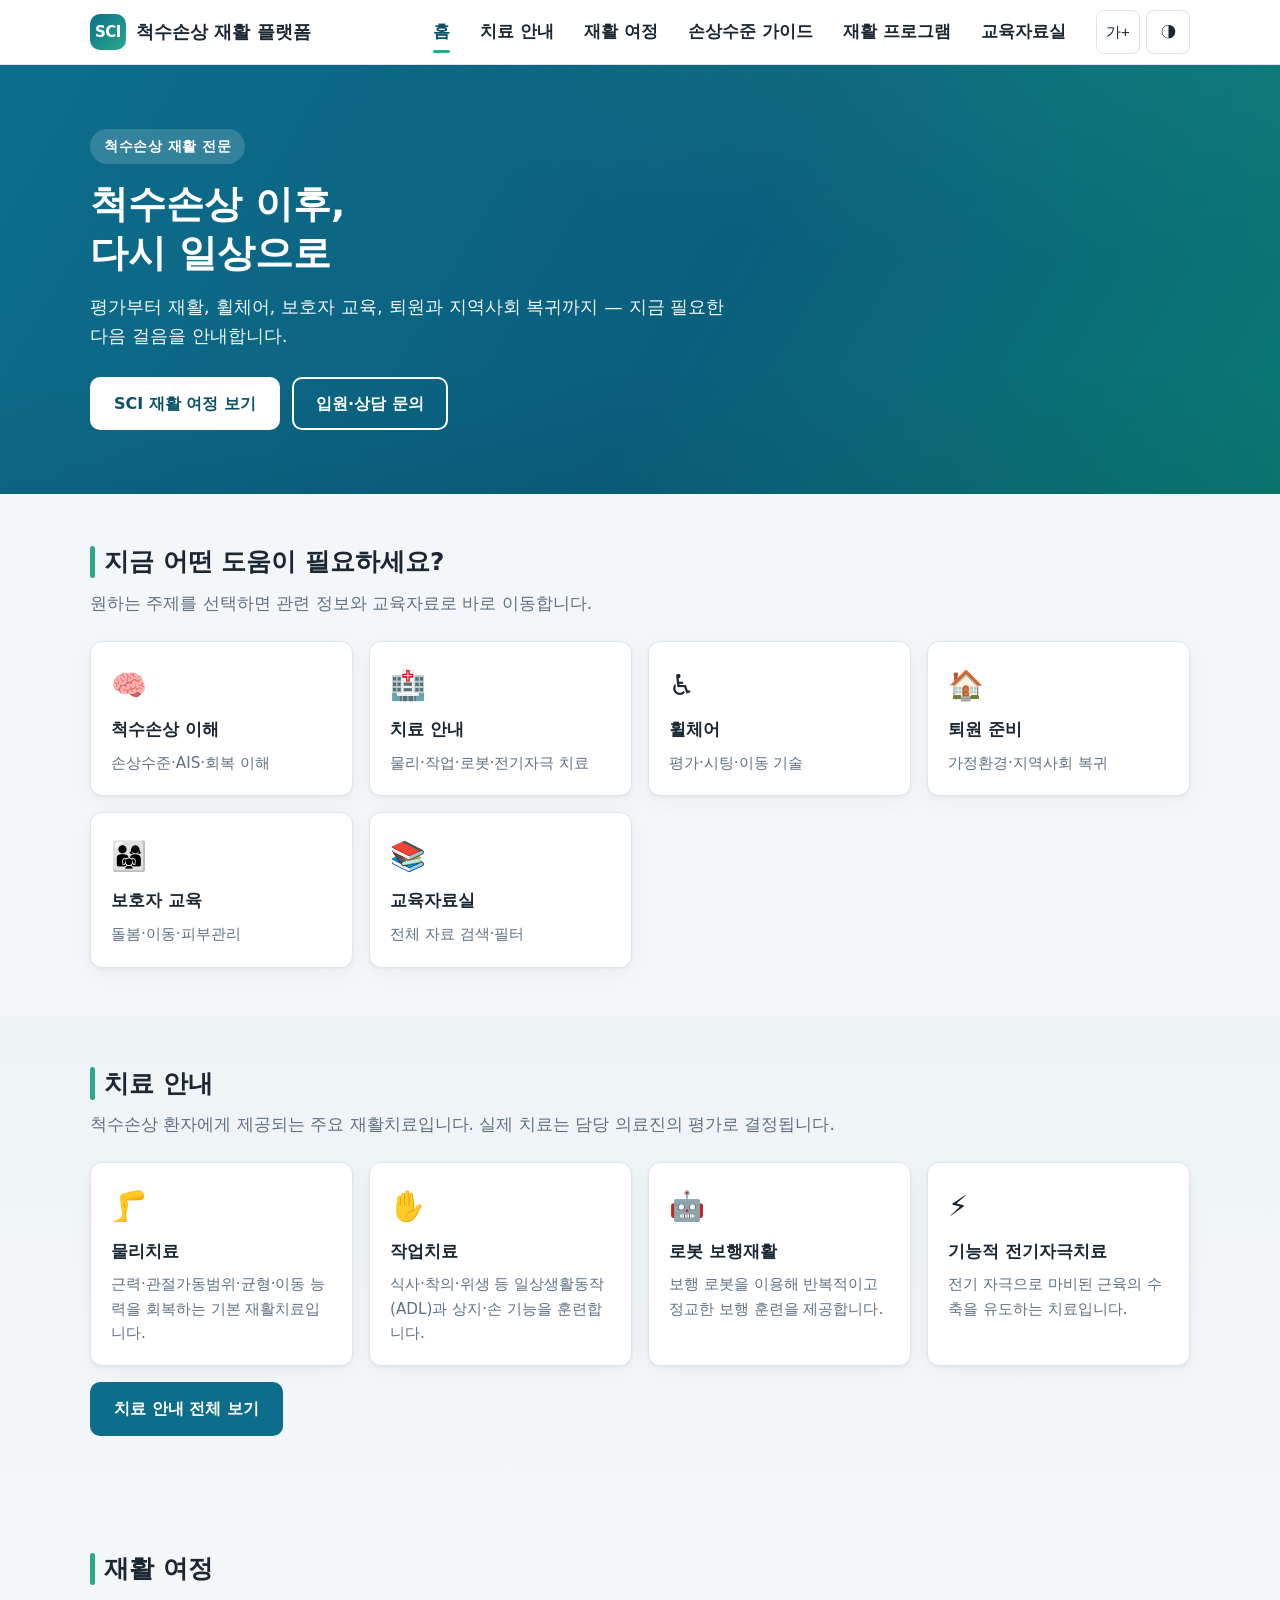
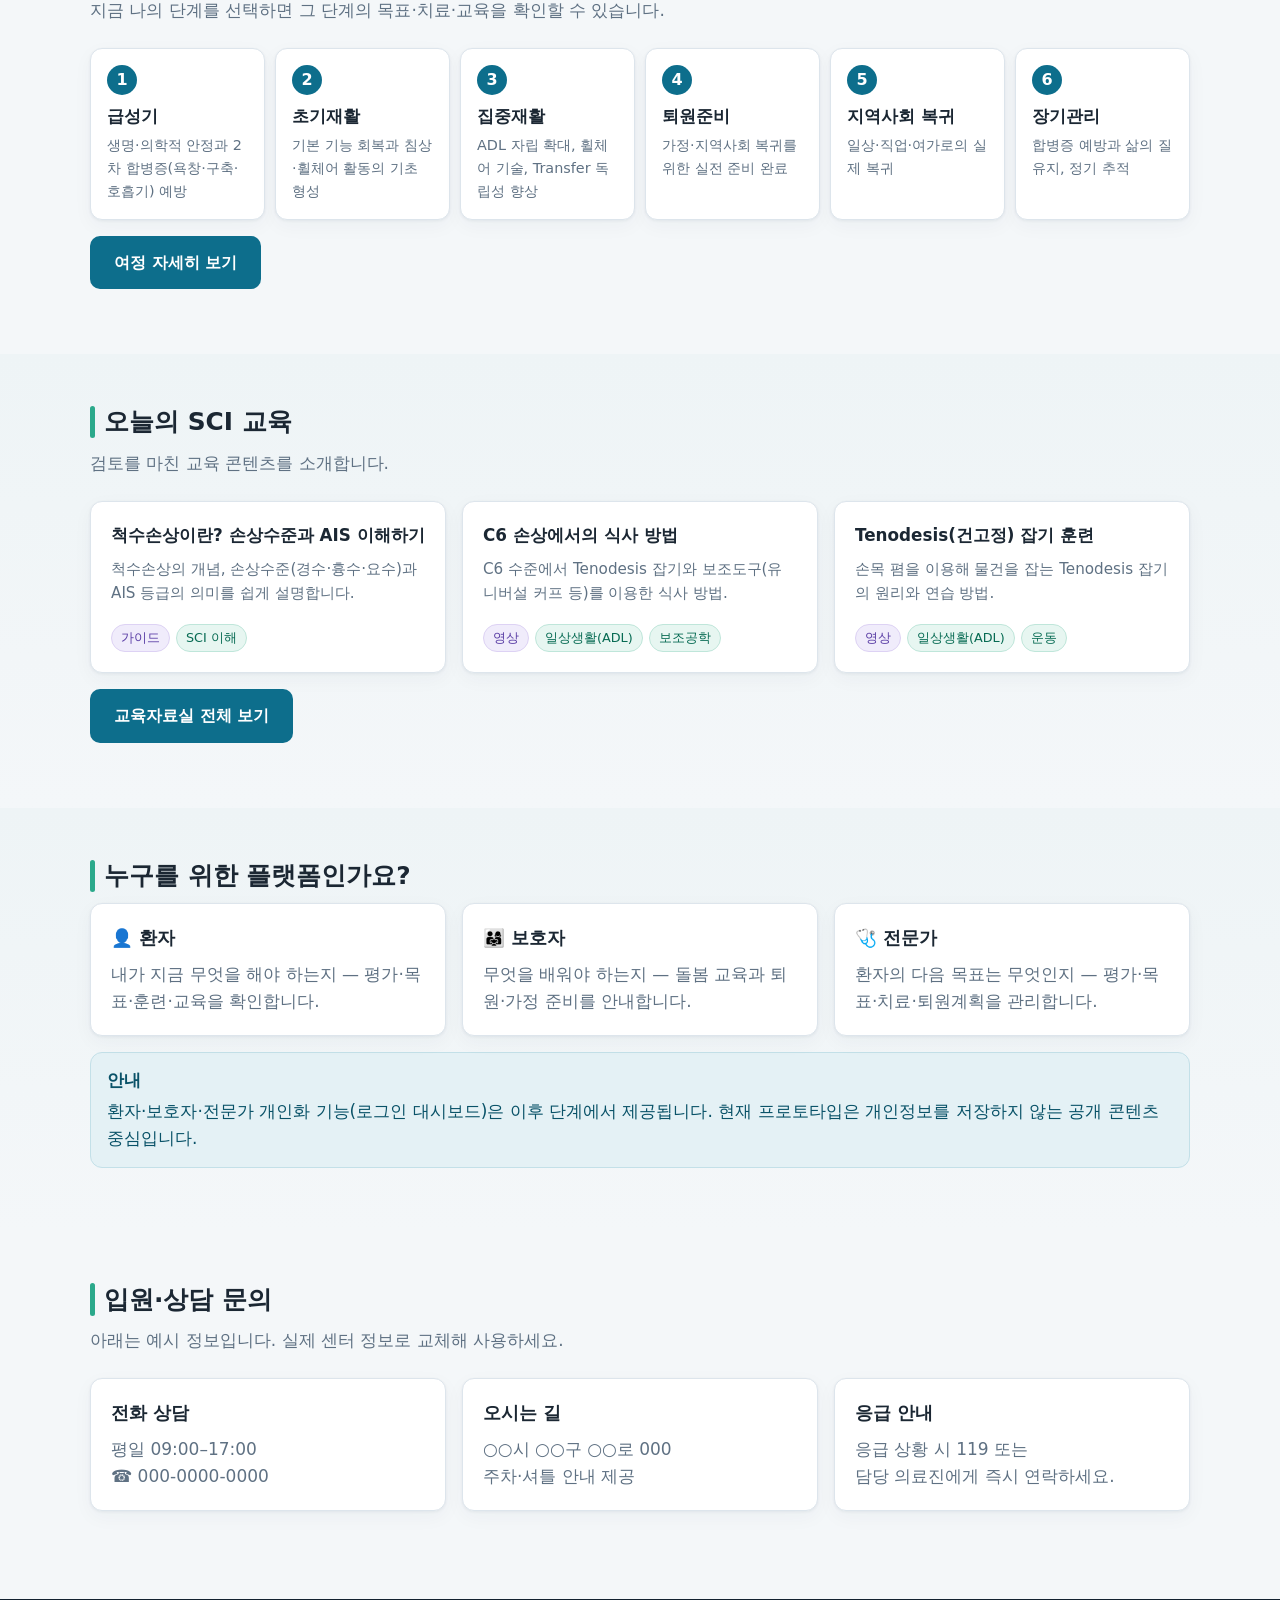
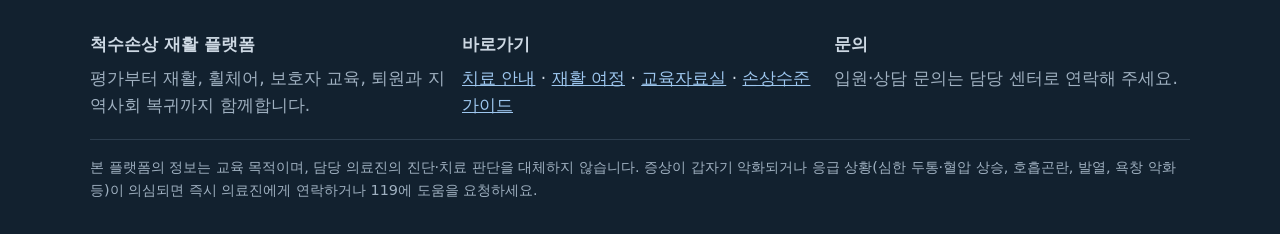
<file: sci-rehab-platform/index.html>
<!DOCTYPE html>
<html lang="ko">
<head>
  <meta charset="UTF-8" />
  <meta name="viewport" content="width=device-width, initial-scale=1.0" />
  <title>척수손상 재활 플랫폼 | 척수손상 이후, 다시 일상으로</title>
  <meta name="description" content="척수손상(SCI) 환자·보호자·전문가를 위한 통합 재활 플랫폼. SCI 정보, 재활 프로그램, 휠체어, 보호자 교육, 퇴원 준비까지 하나의 흐름으로 안내합니다." />
  <link rel="stylesheet" href="assets/styles.css" />
</head>
<body>
  <main id="main">
    <!-- 히어로 -->
    <section class="hero" aria-labelledby="hero-title">
      <div class="container">
        <span class="eyebrow">척수손상 재활 전문</span>
        <h1 id="hero-title">척수손상 이후,<br />다시 일상으로</h1>
        <p>평가부터 재활, 휠체어, 보호자 교육, 퇴원과 지역사회 복귀까지 —
           지금 필요한 다음 걸음을 안내합니다.</p>
        <div class="btn-row">
          <a class="btn btn-primary" href="journey.html">SCI 재활 여정 보기</a>
          <a class="btn btn-outline" href="#contact">입원·상담 문의</a>
        </div>
      </div>
    </section>

    <!-- 지금 어떤 도움이 필요한가요 -->
    <section aria-labelledby="need-title">
      <div class="container">
        <h2 class="section-title" id="need-title">지금 어떤 도움이 필요하세요?</h2>
        <p class="section-sub">원하는 주제를 선택하면 관련 정보와 교육자료로 바로 이동합니다.</p>
        <div class="grid grid-3" id="need-grid"></div>
      </div>
    </section>

    <!-- 치료 안내 미리보기 -->
    <section class="section-alt" aria-labelledby="tx-title">
      <div class="container">
        <h2 class="section-title" id="tx-title">치료 안내</h2>
        <p class="section-sub">척수손상 환자에게 제공되는 주요 재활치료입니다. 실제 치료는 담당 의료진의 평가로 결정됩니다.</p>
        <div class="grid grid-4" id="tx-preview"></div>
        <p style="margin-top:16px;"><a class="btn btn-solid" href="treatments.html">치료 안내 전체 보기</a></p>
      </div>
    </section>

    <!-- 재활 여정 미리보기 -->
    <section aria-labelledby="journey-title">
      <div class="container">
        <h2 class="section-title" id="journey-title">재활 여정</h2>
        <p class="section-sub">지금 나의 단계를 선택하면 그 단계의 목표·치료·교육을 확인할 수 있습니다.</p>
        <div class="journey" id="journey-preview"></div>
        <p style="margin-top:16px;">
          <a class="btn btn-solid" href="journey.html">여정 자세히 보기</a>
        </p>
      </div>
    </section>

    <!-- 오늘의 SCI 교육 -->
    <section class="section-alt" aria-labelledby="edu-title">
      <div class="container">
        <h2 class="section-title" id="edu-title">오늘의 SCI 교육</h2>
        <p class="section-sub">검토를 마친 교육 콘텐츠를 소개합니다.</p>
        <div class="grid grid-3" id="edu-grid"></div>
        <p style="margin-top:16px;"><a class="btn btn-solid" href="library.html">교육자료실 전체 보기</a></p>
      </div>
    </section>

    <!-- 사용자 유형 -->
    <section class="section-alt" aria-labelledby="who-title">
      <div class="container">
        <h2 class="section-title" id="who-title">누구를 위한 플랫폼인가요?</h2>
        <div class="grid grid-3">
          <div class="card"><h3>👤 환자</h3><p>내가 지금 무엇을 해야 하는지 — 평가·목표·훈련·교육을 확인합니다.</p></div>
          <div class="card"><h3>👨‍👩‍👧 보호자</h3><p>무엇을 배워야 하는지 — 돌봄 교육과 퇴원·가정 준비를 안내합니다.</p></div>
          <div class="card"><h3>🩺 전문가</h3><p>환자의 다음 목표는 무엇인지 — 평가·목표·치료·퇴원계획을 관리합니다.</p></div>
        </div>
        <div class="notice info" style="margin-top:16px;">
          <strong>안내</strong>
          환자·보호자·전문가 개인화 기능(로그인 대시보드)은 이후 단계에서 제공됩니다.
          현재 프로토타입은 개인정보를 저장하지 않는 공개 콘텐츠 중심입니다.
        </div>
      </div>
    </section>

    <!-- 문의 -->
    <section id="contact" aria-labelledby="contact-title">
      <div class="container">
        <h2 class="section-title" id="contact-title">입원·상담 문의</h2>
        <p class="section-sub">아래는 예시 정보입니다. 실제 센터 정보로 교체해 사용하세요.</p>
        <div class="grid grid-3">
          <div class="card"><h3>전화 상담</h3><p>평일 09:00–17:00<br />☎ 000-0000-0000</p></div>
          <div class="card"><h3>오시는 길</h3><p>○○시 ○○구 ○○로 000<br />주차·셔틀 안내 제공</p></div>
          <div class="card"><h3>응급 안내</h3><p>응급 상황 시 119 또는<br />담당 의료진에게 즉시 연락하세요.</p></div>
        </div>
      </div>
    </section>
  </main>

  <script src="assets/app.js"></script>
  <script>
    (async function () {
      SCIChrome.init("index.html");
      const { AREA_LABELS, TYPE_LABELS } = SCILabels;

      // 도움 타일 (교육자료실로 영역 필터를 넘김)
      const needs = [
        { emoji: "🧠", title: "척수손상 이해", desc: "손상수준·AIS·회복 이해", href: "injury-levels.html" },
        { emoji: "🏥", title: "치료 안내", desc: "물리·작업·로봇·전기자극 치료", href: "treatments.html" },
        { emoji: "♿", title: "휠체어", desc: "평가·시팅·이동 기술", href: "library.html?area=wheelchair" },
        { emoji: "🏠", title: "퇴원 준비", desc: "가정환경·지역사회 복귀", href: "library.html?area=discharge" },
        { emoji: "👨‍👩‍👧", title: "보호자 교육", desc: "돌봄·이동·피부관리", href: "library.html?audience=caregiver" },
        { emoji: "📚", title: "교육자료실", desc: "전체 자료 검색·필터", href: "library.html" },
      ];
      const needGrid = document.getElementById("need-grid");
      needs.forEach((n) => {
        needGrid.appendChild(el("a", { class: "tile", href: n.href }, [
          el("span", { class: "emoji", "aria-hidden": "true" }, n.emoji),
          el("strong", {}, n.title),
          el("span", { class: "desc" }, n.desc),
        ]));
      });

      // 치료 안내 미리보기 (핵심 치료 4개)
      const txData = await SCIStore.getTreatments();
      const txPreview = document.getElementById("tx-preview");
      txData.treatments.slice(0, 4).forEach((t) => {
        txPreview.appendChild(el("a", { class: "tile", href: "treatments.html" }, [
          el("span", { class: "emoji", "aria-hidden": "true" }, t.icon),
          el("strong", {}, t.name.split(" (")[0]),
          el("span", { class: "desc" }, t.summary),
        ]));
      });

      // 재활 여정 미리보기
      const stages = await SCIStore.getJourney();
      const jp = document.getElementById("journey-preview");
      stages.forEach((s) => {
        jp.appendChild(el("a", { class: "step", href: `journey.html#${s.id}`, style: "text-decoration:none;" }, [
          el("div", { class: "num", "aria-hidden": "true" }, String(s.order)),
          el("h3", {}, s.label),
          el("div", { class: "goal" }, s.goal),
        ]));
      });

      // 오늘의 교육 (검토완료·공개 콘텐츠 중 3개)
      const content = await SCIStore.getContent();
      const featured = content
        .filter((c) => c.visibility === "public" && c.review_status === "approved")
        .slice(0, 3);
      const eduGrid = document.getElementById("edu-grid");
      featured.forEach((c) => {
        const card = el("a", { class: "tile", href: `library.html?focus=${c.content_id}` }, [
          el("strong", {}, c.title),
          el("span", { class: "desc" }, c.description),
          el("div", { class: "badges" }, [
            el("span", { class: "badge type" }, TYPE_LABELS[c.type] || c.type),
            ...c.area.slice(0, 2).map((a) => el("span", { class: "badge area" }, AREA_LABELS[a] || a)),
          ]),
        ]);
        eduGrid.appendChild(card);
      });
    })();
  </script>
</body>
</html>
</file>
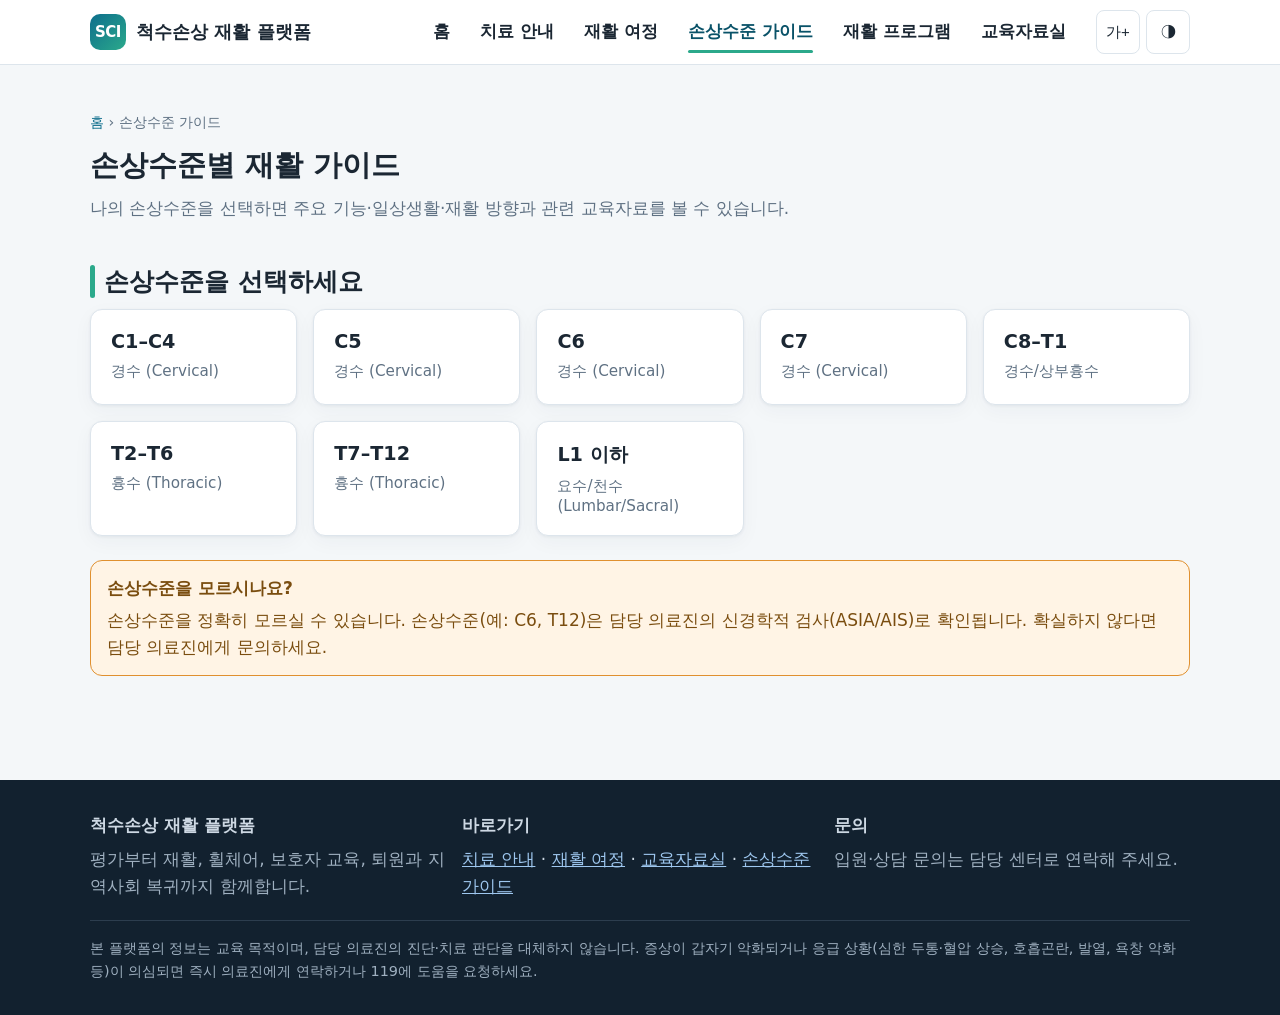
<file: sci-rehab-platform/injury-levels.html>
<!DOCTYPE html>
<html lang="ko">
<head>
  <meta charset="UTF-8" />
  <meta name="viewport" content="width=device-width, initial-scale=1.0" />
  <title>손상수준별 재활 가이드 | 척수손상 재활 플랫폼</title>
  <meta name="description" content="경수·흉수·요수 손상수준(C1~L1 이하)별 주요 기능, 일상생활활동, 재활 방향과 관련 교육자료를 안내합니다." />
  <link rel="stylesheet" href="assets/styles.css" />
</head>
<body>
  <main id="main">
    <div class="page-head">
      <div class="container">
        <p class="breadcrumb"><a href="index.html">홈</a> › 손상수준 가이드</p>
        <h1>손상수준별 재활 가이드</h1>
        <p class="section-sub">나의 손상수준을 선택하면 주요 기능·일상생활·재활 방향과 관련 교육자료를 볼 수 있습니다.</p>
      </div>
    </div>

    <section style="padding-top:8px;">
      <div class="container">
        <h2 class="section-title">손상수준을 선택하세요</h2>
        <div class="grid grid-4" id="level-grid" role="list"></div>

        <div id="level-detail" aria-live="polite"></div>

        <div class="notice warn" id="unknown-help" style="margin-top:24px;"></div>
      </div>
    </section>
  </main>

  <script src="assets/app.js"></script>
  <script>
    (async function () {
      SCIChrome.init("injury-levels.html");
      const { AREA_LABELS, TYPE_LABELS } = SCILabels;

      const data = await SCIStore.getInjuryLevels();
      const levels = data.levels;
      const content = await SCIStore.getContent();

      const grid = document.getElementById("level-grid");
      const detail = document.getElementById("level-detail");
      document.getElementById("unknown-help").appendChild(
        el("span", {}, [el("strong", {}, "손상수준을 모르시나요?"), data.unknownHelp])
      );

      function relatedContent(levelId) {
        return content.filter((c) =>
          c.visibility !== "hidden" &&
          (c.injury_level.includes(levelId) || c.injury_level.includes("all"))
        );
      }

      function list(title, items) {
        return el("div", {}, [
          el("h4", { style: "margin:0 0 6px;color:var(--color-primary-dark);" }, title),
          el("ul", { style: "margin:0;padding-left:18px;" }, items.map((i) => el("li", {}, i))),
        ]);
      }

      function renderDetail(lv) {
        detail.innerHTML = "";
        const rel = relatedContent(lv.id);
        const relList = el("div", { class: "grid grid-2", style: "margin-top:12px;" },
          rel.length
            ? rel.map((c) => el("a", { class: "tile", href: `library.html?focus=${c.content_id}` }, [
                el("strong", {}, c.title),
                el("span", { class: "desc" }, c.description),
                el("div", { class: "badges" }, [
                  el("span", { class: "badge type" }, TYPE_LABELS[c.type] || c.type),
                  ...c.area.slice(0, 2).map((a) => el("span", { class: "badge area" }, AREA_LABELS[a] || a)),
                ]),
              ]))
            : [el("p", { class: "section-sub" }, "연결된 공개 교육자료가 아직 없습니다.")]
        );

        detail.appendChild(el("div", { class: "stage-detail" }, [
          el("h2", { style: "margin-top:0;" }, `${lv.label} 손상 (${lv.group})`),
          el("p", {}, lv.summary),
          el("div", { class: "grid grid-3", style: "margin:12px 0;" }, [
            list("주요 기능", lv.keyFunctions),
            list("주요 일상생활(ADL)", lv.keyADL),
            list("주요 재활 방향", lv.keyRehab),
          ]),
          el("a", { class: "btn btn-solid", href: `library.html?level=${encodeURIComponent(lv.id)}` }, `${lv.label} 관련 자료 모두 보기`),
          el("h3", { style: "margin-bottom:0;" }, "관련 교육자료"),
          relList,
        ]));
        detail.scrollIntoView({ block: "nearest" });
      }

      levels.forEach((lv) => {
        grid.appendChild(el("button", {
          class: "tile", type: "button", role: "listitem", id: `lv-${lv.id}`,
          onclick: () => {
            grid.querySelectorAll(".tile").forEach((b) => b.style.borderColor = "");
            grid.querySelector(`#lv-${CSS.escape(lv.id)}`).style.borderColor = "var(--color-primary)";
            renderDetail(lv);
          },
        }, [
          el("strong", { style: "font-size:1.2rem;" }, lv.label),
          el("span", { class: "desc" }, lv.group),
        ]));
      });
    })();
  </script>
</body>
</html>
</file>
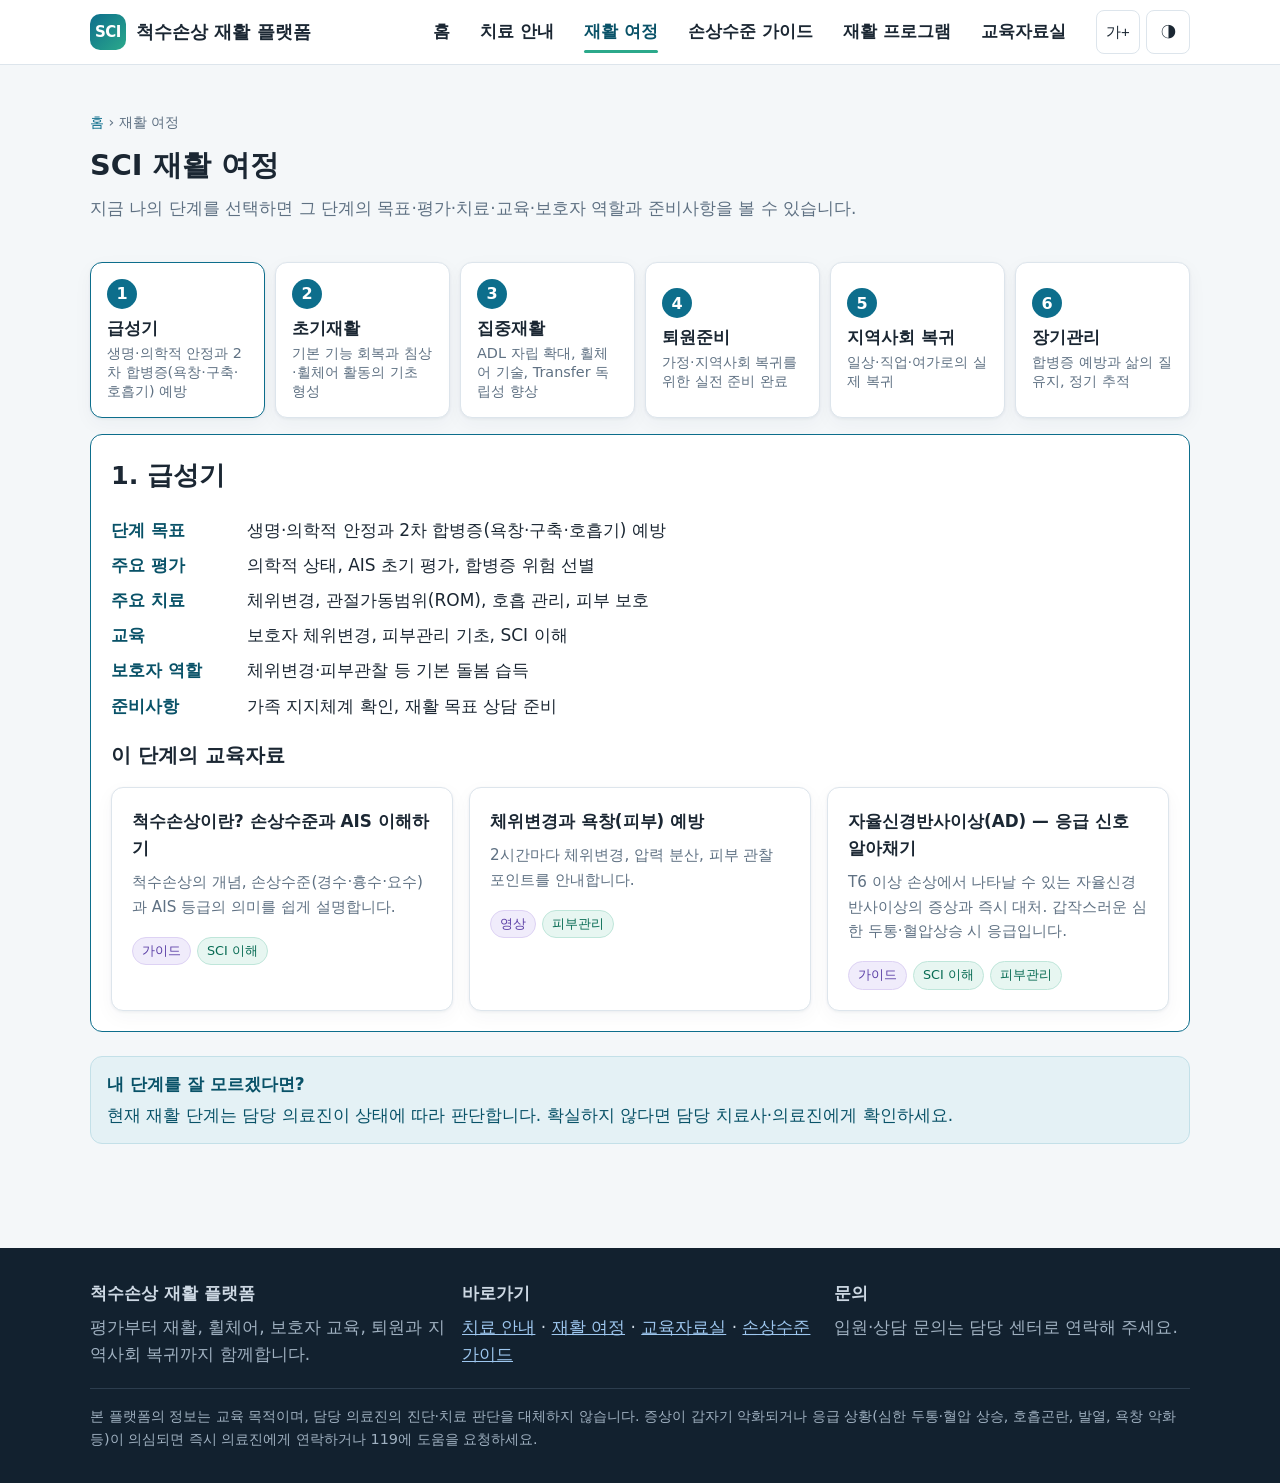
<file: sci-rehab-platform/journey.html>
<!DOCTYPE html>
<html lang="ko">
<head>
  <meta charset="UTF-8" />
  <meta name="viewport" content="width=device-width, initial-scale=1.0" />
  <title>SCI 재활 여정 | 척수손상 재활 플랫폼</title>
  <meta name="description" content="급성기부터 지역사회 복귀·장기관리까지, 척수손상 재활의 단계별 목표와 치료·교육·보호자 역할을 안내합니다." />
  <link rel="stylesheet" href="assets/styles.css" />
</head>
<body>
  <main id="main">
    <div class="page-head">
      <div class="container">
        <p class="breadcrumb"><a href="index.html">홈</a> › 재활 여정</p>
        <h1>SCI 재활 여정</h1>
        <p class="section-sub">지금 나의 단계를 선택하면 그 단계의 목표·평가·치료·교육·보호자 역할과 준비사항을 볼 수 있습니다.</p>
      </div>
    </div>

    <section style="padding-top:8px;">
      <div class="container">
        <div class="journey" id="journey" role="list"></div>
        <div id="stage-detail" aria-live="polite"></div>

        <div class="notice info" style="margin-top:24px;">
          <strong>내 단계를 잘 모르겠다면?</strong>
          현재 재활 단계는 담당 의료진이 상태에 따라 판단합니다. 확실하지 않다면 담당 치료사·의료진에게 확인하세요.
        </div>
      </div>
    </section>
  </main>

  <script src="assets/app.js"></script>
  <script>
    (async function () {
      SCIChrome.init("journey.html");
      const { AREA_LABELS, TYPE_LABELS } = SCILabels;

      const stages = await SCIStore.getJourney();
      const content = await SCIStore.getContent();
      const wrap = document.getElementById("journey");
      const detail = document.getElementById("stage-detail");

      function relatedContent(stageId) {
        return content.filter((c) =>
          c.visibility !== "hidden" &&
          (c.stage.includes(stageId) || c.stage.includes("all"))
        );
      }

      function renderDetail(s) {
        detail.innerHTML = "";
        const rel = relatedContent(s.id);

        const dl = el("dl", {}, [
          el("dt", {}, "단계 목표"), el("dd", {}, s.goal),
          el("dt", {}, "주요 평가"), el("dd", {}, s.assessment.join(", ")),
          el("dt", {}, "주요 치료"), el("dd", {}, s.treatment.join(", ")),
          el("dt", {}, "교육"), el("dd", {}, s.education.join(", ")),
          el("dt", {}, "보호자 역할"), el("dd", {}, s.caregiverRole),
          el("dt", {}, "준비사항"), el("dd", {}, s.prepare.join(", ")),
        ]);

        const relList = el("div", { class: "grid grid-2", style: "margin-top:16px;" },
          rel.length
            ? rel.map((c) => el("a", { class: "tile", href: `library.html?focus=${c.content_id}` }, [
                el("strong", {}, c.title),
                el("span", { class: "desc" }, c.description),
                el("div", { class: "badges" }, [
                  el("span", { class: "badge type" }, TYPE_LABELS[c.type] || c.type),
                  ...c.area.slice(0, 2).map((a) => el("span", { class: "badge area" }, AREA_LABELS[a] || a)),
                ]),
              ]))
            : [el("p", { class: "section-sub" }, "이 단계에 연결된 공개 교육자료가 아직 없습니다.")]
        );

        detail.appendChild(el("div", { class: "stage-detail" }, [
          el("h2", { style: "margin-top:0;" }, `${s.order}. ${s.label}`),
          dl,
          el("h3", { style: "margin-bottom:0;" }, "이 단계의 교육자료"),
          relList,
        ]));
        detail.scrollIntoView({ block: "nearest" });
      }

      stages.forEach((s) => {
        const btn = el("button", {
          class: "step", type: "button", role: "listitem",
          id: s.id, "aria-expanded": "false",
          onclick: () => {
            wrap.querySelectorAll(".step").forEach((b) => b.setAttribute("aria-expanded", "false"));
            btn.setAttribute("aria-expanded", "true");
            renderDetail(s);
          },
        }, [
          el("div", { class: "num", "aria-hidden": "true" }, String(s.order)),
          el("h3", {}, s.label),
          el("div", { class: "goal" }, s.goal),
        ]);
        wrap.appendChild(btn);
      });

      // URL 해시(#stageId)로 진입 시 해당 단계 자동 열기
      const hash = decodeURIComponent(location.hash.replace("#", ""));
      const initial = stages.find((s) => s.id === hash) || stages[0];
      const initialBtn = document.getElementById(initial.id);
      if (initialBtn) { initialBtn.setAttribute("aria-expanded", "true"); renderDetail(initial); }
    })();
  </script>
</body>
</html>
</file>
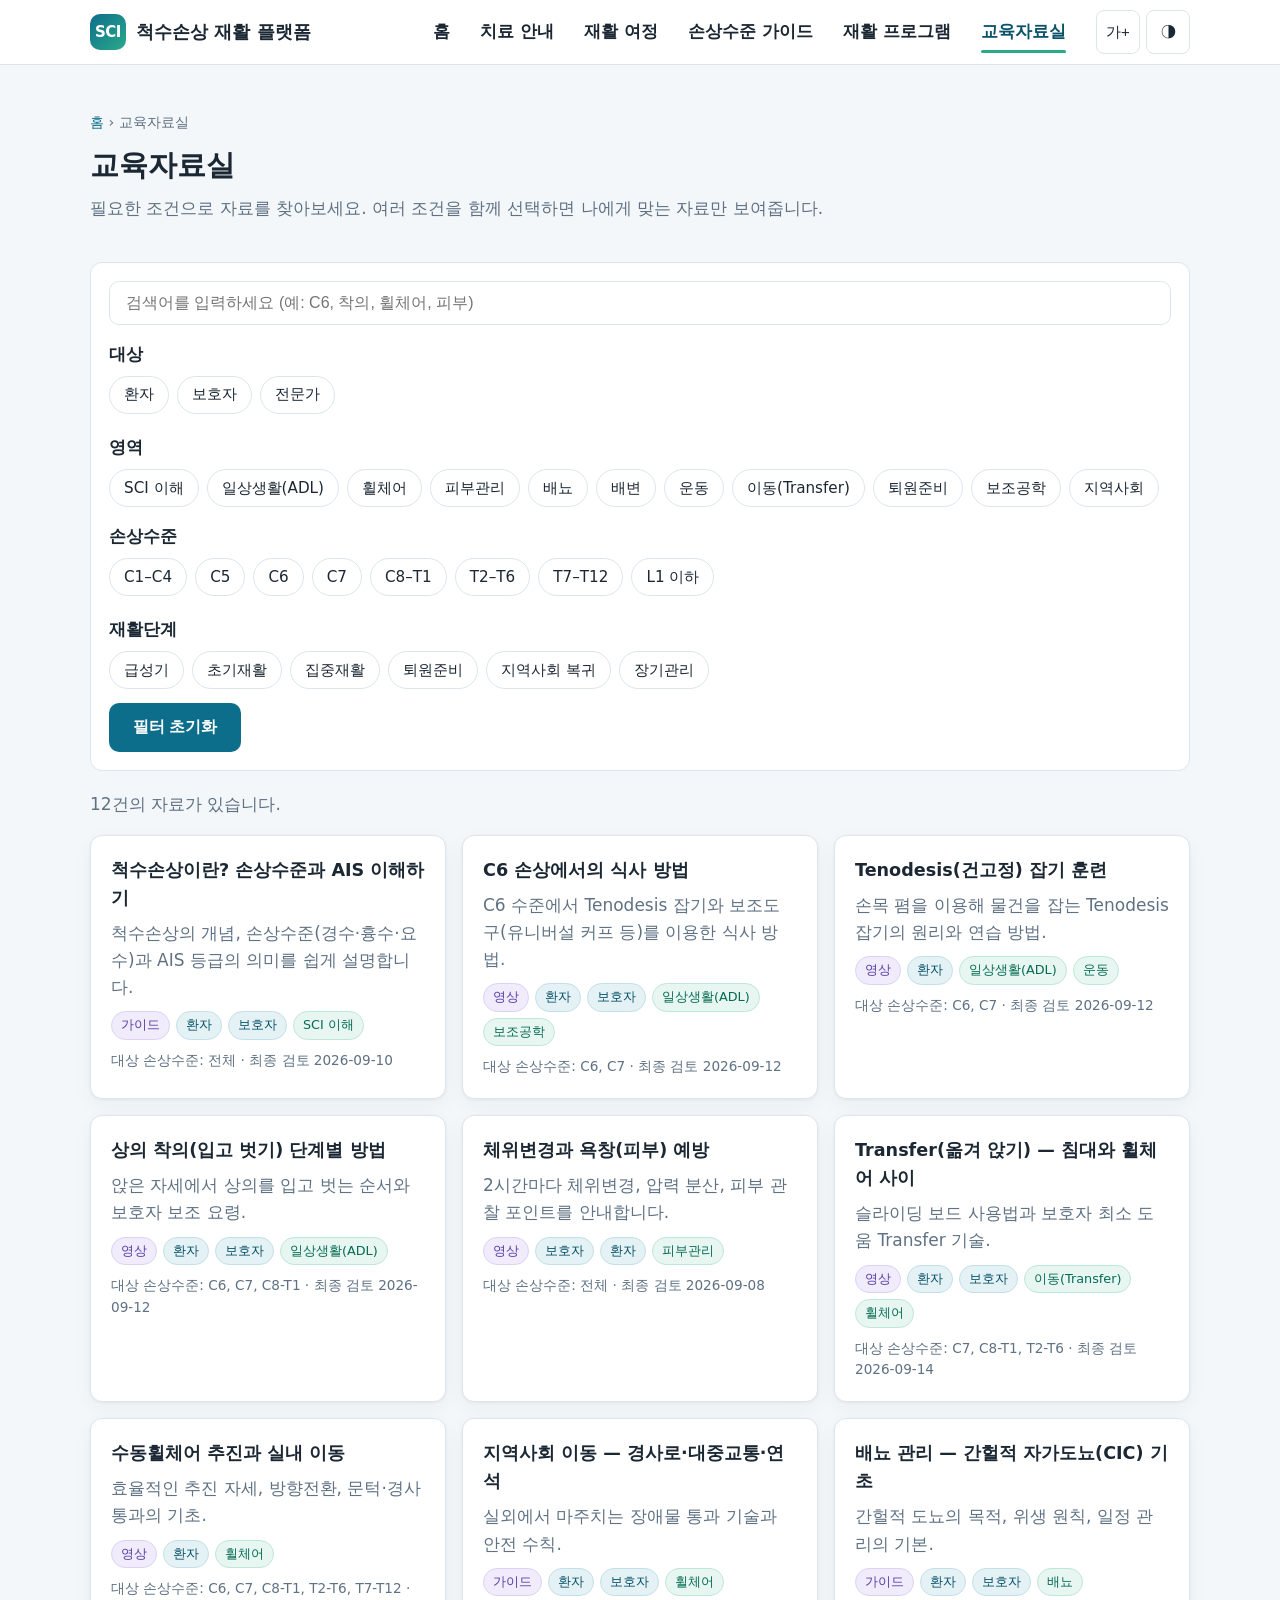
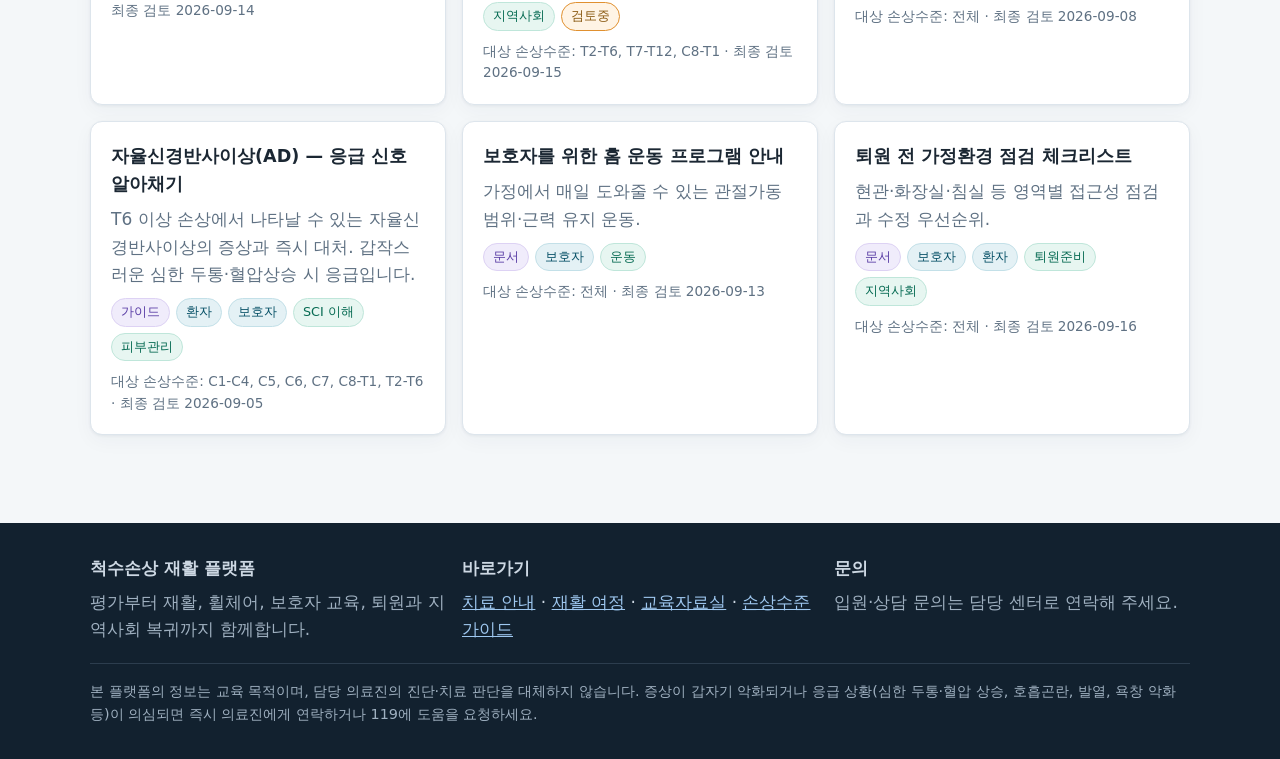
<file: sci-rehab-platform/library.html>
<!DOCTYPE html>
<html lang="ko">
<head>
  <meta charset="UTF-8" />
  <meta name="viewport" content="width=device-width, initial-scale=1.0" />
  <title>교육자료실 | 척수손상 재활 플랫폼</title>
  <meta name="description" content="대상·영역·손상수준·재활단계로 필터링하고 검색할 수 있는 척수손상 재활 교육자료실." />
  <link rel="stylesheet" href="assets/styles.css" />
</head>
<body>
  <main id="main">
    <div class="page-head">
      <div class="container">
        <p class="breadcrumb"><a href="index.html">홈</a> › 교육자료실</p>
        <h1>교육자료실</h1>
        <p class="section-sub">필요한 조건으로 자료를 찾아보세요. 여러 조건을 함께 선택하면 나에게 맞는 자료만 보여줍니다.</p>
      </div>
    </div>

    <section style="padding-top:8px;">
      <div class="container">
        <!-- focus 상세 -->
        <div id="focus-detail" aria-live="polite"></div>

        <!-- 검색/필터 -->
        <div class="filters" role="search">
          <label for="q" class="sr-only">교육자료 검색</label>
          <input id="q" class="search-box" type="search" placeholder="검색어를 입력하세요 (예: C6, 착의, 휠체어, 피부)" autocomplete="off" />
          <div class="row" style="margin-top:16px;">
            <fieldset>
              <legend>대상</legend>
              <div class="chip-group" id="f-audience"></div>
            </fieldset>
            <fieldset>
              <legend>영역</legend>
              <div class="chip-group" id="f-area"></div>
            </fieldset>
          </div>
          <div class="row" style="margin-top:16px;">
            <fieldset>
              <legend>손상수준</legend>
              <div class="chip-group" id="f-level"></div>
            </fieldset>
            <fieldset>
              <legend>재활단계</legend>
              <div class="chip-group" id="f-stage"></div>
            </fieldset>
          </div>
          <div style="margin-top:14px;">
            <button type="button" class="btn btn-solid" id="reset">필터 초기화</button>
          </div>
        </div>

        <p class="result-count" id="count" aria-live="polite"></p>
        <div class="grid grid-2" id="results"></div>
      </div>
    </section>
  </main>

  <script src="assets/app.js"></script>
  <script>
    (async function () {
      SCIChrome.init("library.html");
      const { AREA_LABELS, AUDIENCE_LABELS, TYPE_LABELS, STATUS_LABELS } = SCILabels;

      const content = (await SCIStore.getContent()).filter((c) => c.visibility !== "hidden");
      const injuryData = await SCIStore.getInjuryLevels();
      const journey = await SCIStore.getJourney();

      // 활성 필터 상태 (Set)
      const state = { q: "", audience: new Set(), area: new Set(), level: new Set(), stage: new Set() };

      // URL 쿼리파라미터로 초기 필터 세팅
      const params = new URLSearchParams(location.search);
      if (params.get("audience")) state.audience.add(params.get("audience"));
      if (params.get("area")) state.area.add(params.get("area"));
      if (params.get("level")) state.level.add(params.get("level"));
      if (params.get("stage")) state.stage.add(params.get("stage"));
      const focusId = params.get("focus");

      // 칩 그룹 구성
      function buildChips(containerId, options, stateKey) {
        const box = document.getElementById(containerId);
        options.forEach(([value, label]) => {
          const active = state[stateKey].has(value);
          const chip = el("button", {
            class: "chip", type: "button", "aria-pressed": String(active), "data-value": value,
            onclick: () => {
              if (state[stateKey].has(value)) { state[stateKey].delete(value); chip.setAttribute("aria-pressed", "false"); }
              else { state[stateKey].add(value); chip.setAttribute("aria-pressed", "true"); }
              render();
            },
          }, label);
          box.appendChild(chip);
        });
      }

      buildChips("f-audience", Object.entries(AUDIENCE_LABELS), "audience");
      buildChips("f-area", Object.entries(AREA_LABELS), "area");
      buildChips("f-level", injuryData.levels.map((l) => [l.id, l.label]), "level");
      buildChips("f-stage", journey.map((s) => [s.id, s.label]), "stage");

      const q = document.getElementById("q");
      q.addEventListener("input", () => { state.q = q.value.trim().toLowerCase(); render(); });

      document.getElementById("reset").addEventListener("click", () => {
        state.q = ""; q.value = "";
        ["audience", "area", "level", "stage"].forEach((k) => state[k].clear());
        document.querySelectorAll(".chip").forEach((c) => c.setAttribute("aria-pressed", "false"));
        render();
      });

      // 태그 매칭: 콘텐츠 태그에 'all'이 있으면 항상 통과
      function tagMatch(contentTags, selected) {
        if (selected.size === 0) return true;
        if (contentTags.includes("all")) return true;
        for (const v of selected) if (contentTags.includes(v)) return true;
        return false;
      }

      function matches(c) {
        if (!tagMatch(c.audience, state.audience)) return false;
        if (!tagMatch(c.area, state.area)) return false;
        if (!tagMatch(c.injury_level, state.level)) return false;
        if (!tagMatch(c.stage, state.stage)) return false;
        if (state.q) {
          const hay = [c.title, c.description, ...c.area.map((a)=>AREA_LABELS[a]||a), ...c.injury_level]
            .join(" ").toLowerCase();
          if (!hay.includes(state.q)) return false;
        }
        return true;
      }

      function card(c) {
        const badges = [
          el("span", { class: "badge type" }, TYPE_LABELS[c.type] || c.type),
          ...c.audience.map((a) => el("span", { class: "badge" }, AUDIENCE_LABELS[a] || a)),
          ...c.area.slice(0, 3).map((a) => el("span", { class: "badge area" }, AREA_LABELS[a] || a)),
        ];
        if (c.review_status !== "approved") {
          badges.push(el("span", { class: "badge status-in_review" }, STATUS_LABELS[c.review_status] || c.review_status));
        }
        return el("article", { class: "card" }, [
          el("h3", {}, c.title),
          el("p", {}, c.description),
          el("div", { class: "badges" }, badges),
          el("p", { style: "margin-top:10px;font-size:.85rem;color:var(--color-muted);" },
            `대상 손상수준: ${c.injury_level.includes("all") ? "전체" : c.injury_level.join(", ")} · 최종 검토 ${c.updated_at}`),
        ]);
      }

      const results = document.getElementById("results");
      const count = document.getElementById("count");

      function render() {
        const list = content.filter(matches);
        results.innerHTML = "";
        count.textContent = `${list.length}건의 자료가 있습니다.`;
        if (!list.length) {
          results.appendChild(el("div", { class: "notice info" }, "조건에 맞는 자료가 없습니다. 필터를 줄이거나 초기화해 보세요."));
          return;
        }
        list.forEach((c) => results.appendChild(card(c)));
      }

      // focus 상세 카드 (홈/여정/손상수준에서 특정 콘텐츠로 진입 시)
      if (focusId) {
        const c = content.find((x) => x.content_id === focusId);
        if (c) {
          const fd = document.getElementById("focus-detail");
          const related = (c.related || []).map((id) => content.find((x) => x.content_id === id)).filter(Boolean);
          fd.appendChild(el("div", { class: "stage-detail" }, [
            el("h2", { style: "margin-top:0;" }, c.title),
            el("p", {}, c.description),
            el("div", { class: "badges" }, [
              el("span", { class: "badge type" }, TYPE_LABELS[c.type] || c.type),
              ...c.area.map((a) => el("span", { class: "badge area" }, AREA_LABELS[a] || a)),
            ]),
            (c.review_status !== "approved"
              ? el("div", { class: "notice warn", style: "margin-top:12px;" }, "이 자료는 임상 검토가 진행 중입니다. 참고용으로만 확인하세요.")
              : el("div", { class: "notice info", style: "margin-top:12px;" }, "이 정보는 교육 목적이며 담당 의료진의 판단을 대체하지 않습니다.")),
            related.length
              ? el("div", {}, [
                  el("h3", {}, "관련 자료"),
                  el("div", { class: "grid grid-2" }, related.map((r) =>
                    el("a", { class: "tile", href: `library.html?focus=${r.content_id}` }, [
                      el("strong", {}, r.title), el("span", { class: "desc" }, r.description),
                    ]))),
                ])
              : null,
          ]));
        }
      }

      render();
    })();
  </script>
</body>
</html>
</file>
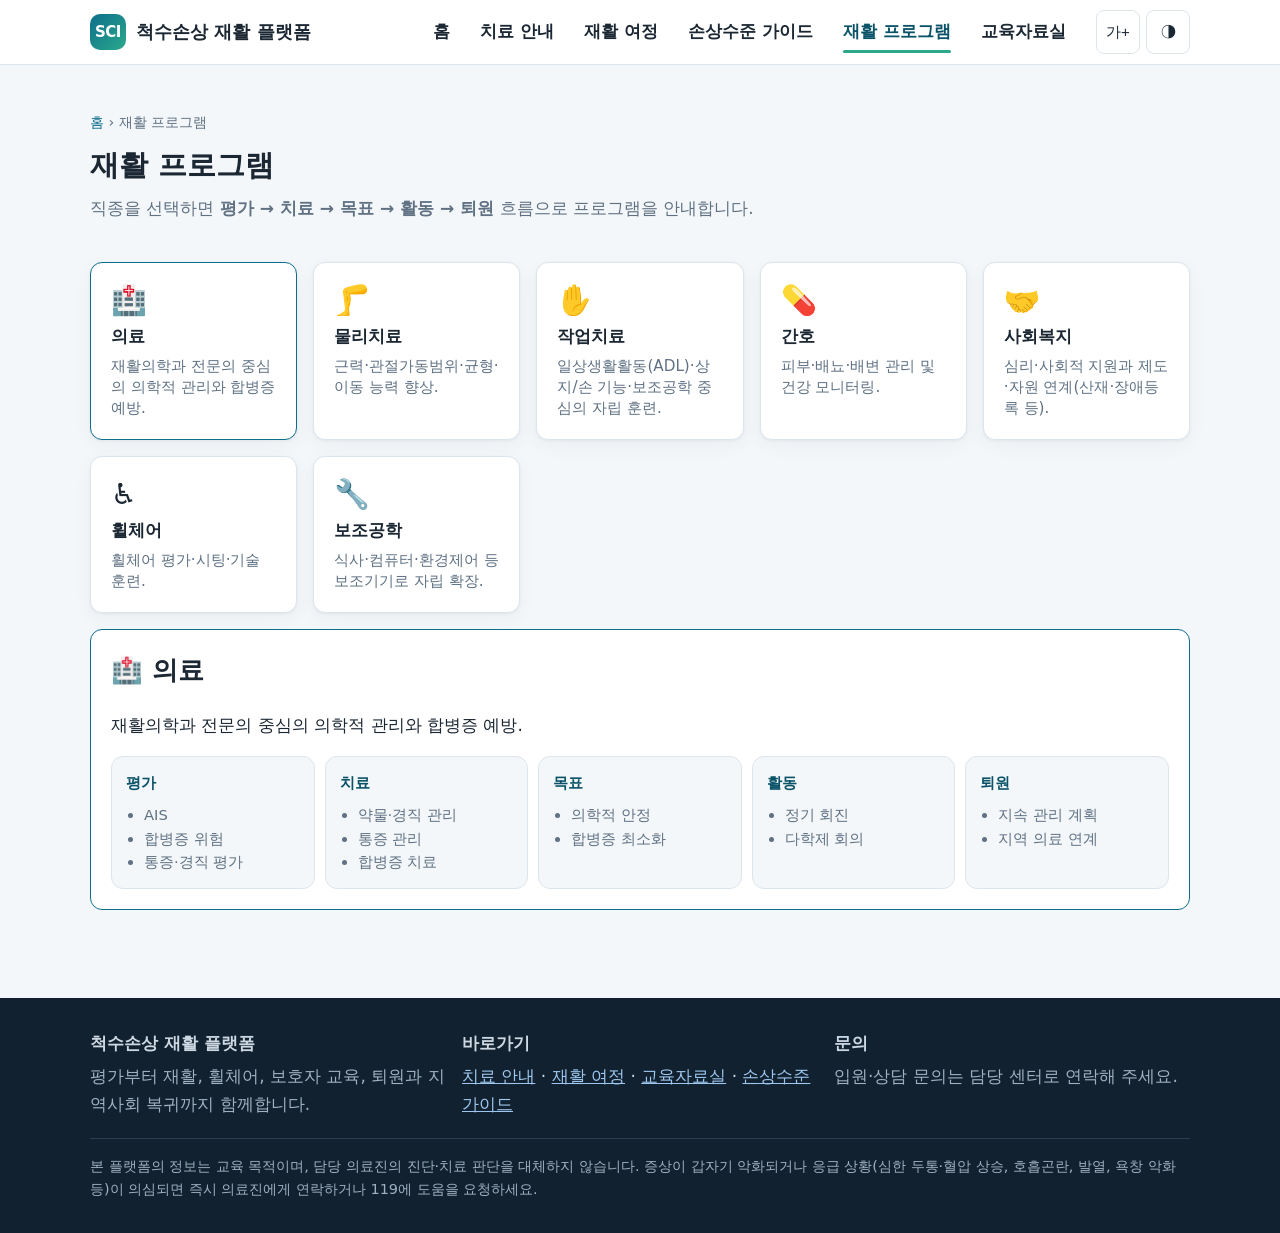
<file: sci-rehab-platform/programs.html>
<!DOCTYPE html>
<html lang="ko">
<head>
  <meta charset="UTF-8" />
  <meta name="viewport" content="width=device-width, initial-scale=1.0" />
  <title>재활 프로그램 | 척수손상 재활 플랫폼</title>
  <meta name="description" content="의료·물리치료·작업치료·간호·사회복지·휠체어·보조공학 등 직종별 재활 프로그램을 평가→치료→목표→활동→퇴원 흐름으로 안내합니다." />
  <link rel="stylesheet" href="assets/styles.css" />
</head>
<body>
  <main id="main">
    <div class="page-head">
      <div class="container">
        <p class="breadcrumb"><a href="index.html">홈</a> › 재활 프로그램</p>
        <h1>재활 프로그램</h1>
        <p class="section-sub">직종을 선택하면 <strong>평가 → 치료 → 목표 → 활동 → 퇴원</strong> 흐름으로 프로그램을 안내합니다.</p>
      </div>
    </div>

    <section style="padding-top:8px;">
      <div class="container">
        <div class="grid grid-4" id="prog-grid" role="list"></div>
        <div id="prog-detail" aria-live="polite"></div>
      </div>
    </section>
  </main>

  <script src="assets/app.js"></script>
  <script>
    (async function () {
      SCIChrome.init("programs.html");
      const programs = await SCIStore.getPrograms();
      const grid = document.getElementById("prog-grid");
      const detail = document.getElementById("prog-detail");

      const FLOW = [
        ["assessment", "평가"], ["treatment", "치료"], ["goal", "목표"],
        ["activity", "활동"], ["discharge", "퇴원"],
      ];

      function renderDetail(p) {
        detail.innerHTML = "";
        const cols = FLOW.map(([key, label]) =>
          el("div", { class: "col" }, [
            el("h4", {}, label),
            el("ul", {}, (p.flow[key] || []).map((i) => el("li", {}, i))),
          ])
        );
        detail.appendChild(el("div", { class: "stage-detail" }, [
          el("h2", { style: "margin-top:0;" }, `${p.icon} ${p.label}`),
          el("p", {}, p.summary),
          el("div", { class: "flow" }, cols),
        ]));
        detail.scrollIntoView({ block: "nearest" });
      }

      programs.forEach((p, idx) => {
        grid.appendChild(el("button", {
          class: "tile", type: "button", role: "listitem", id: `prog-${p.id}`,
          onclick: () => {
            grid.querySelectorAll(".tile").forEach((b) => b.style.borderColor = "");
            grid.querySelector(`#prog-${p.id}`).style.borderColor = "var(--color-primary)";
            renderDetail(p);
          },
        }, [
          el("span", { class: "emoji", "aria-hidden": "true" }, p.icon),
          el("strong", {}, p.label),
          el("span", { class: "desc" }, p.summary),
        ]));
        if (idx === 0) { /* 첫 항목 기본 표시 */ }
      });

      if (programs[0]) {
        grid.querySelector(`#prog-${programs[0].id}`).style.borderColor = "var(--color-primary)";
        renderDetail(programs[0]);
      }
    })();
  </script>
</body>
</html>
</file>
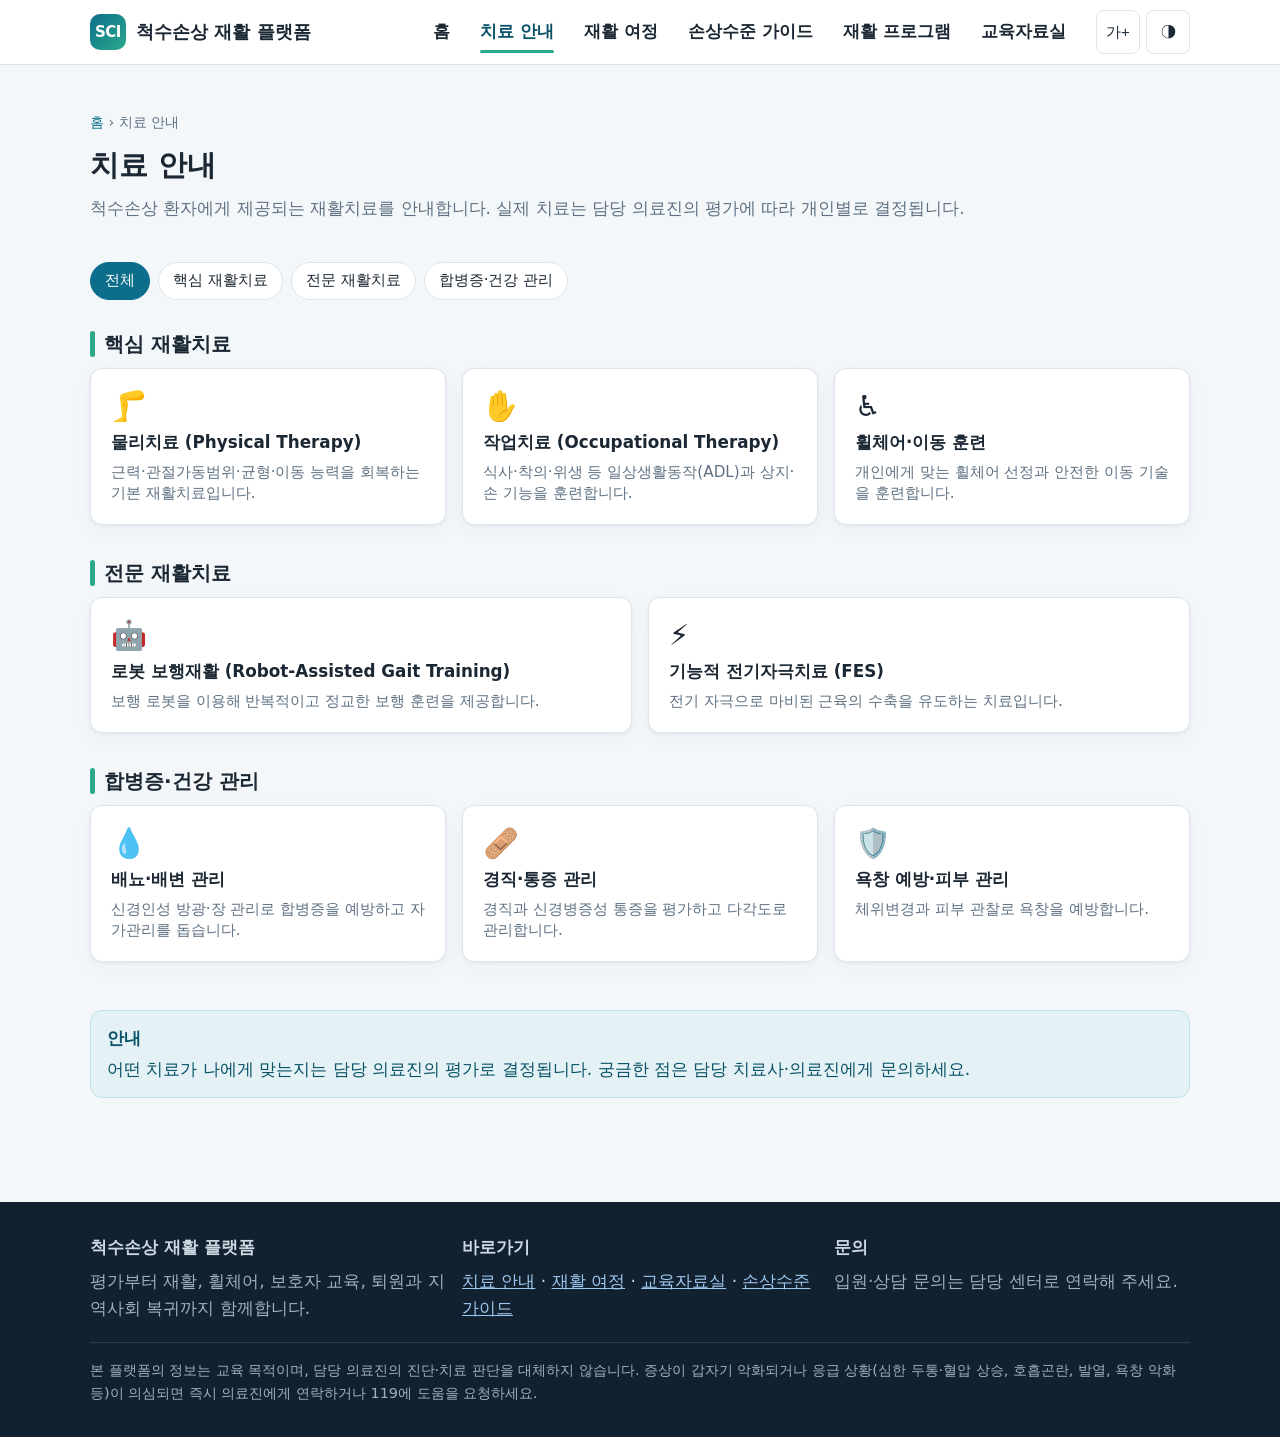
<file: sci-rehab-platform/treatments.html>
<!DOCTYPE html>
<html lang="ko">
<head>
  <meta charset="UTF-8" />
  <meta name="viewport" content="width=device-width, initial-scale=1.0" />
  <title>치료 안내 | 척수손상 재활 플랫폼</title>
  <meta name="description" content="척수손상 재활에서 제공되는 물리치료·작업치료·로봇 보행재활·전기자극치료·배뇨배변 관리 등 치료 정보를 안내합니다." />
  <link rel="stylesheet" href="assets/styles.css" />
</head>
<body>
  <main id="main">
    <div class="page-head">
      <div class="container">
        <p class="breadcrumb"><a href="index.html">홈</a> › 치료 안내</p>
        <h1>치료 안내</h1>
        <p class="section-sub">척수손상 환자에게 제공되는 재활치료를 안내합니다. 실제 치료는 담당 의료진의 평가에 따라 개인별로 결정됩니다.</p>
      </div>
    </div>

    <section style="padding-top:8px;">
      <div class="container">
        <!-- 분류 탭 -->
        <div class="chip-group" id="cat-tabs" role="tablist" aria-label="치료 분류" style="margin-bottom:20px;"></div>

        <!-- 치료 카드 목록 -->
        <div id="treatment-groups"></div>

        <!-- 상세 -->
        <div id="treatment-detail" aria-live="polite"></div>

        <div class="notice info" style="margin-top:24px;">
          <strong>안내</strong>
          어떤 치료가 나에게 맞는지는 담당 의료진의 평가로 결정됩니다. 궁금한 점은 담당 치료사·의료진에게 문의하세요.
        </div>
      </div>
    </section>
  </main>

  <script src="assets/app.js"></script>
  <script>
    (async function () {
      SCIChrome.init("treatments.html");
      const { AREA_LABELS } = SCILabels;

      const data = await SCIStore.getTreatments();
      const cats = data.categories;
      const treatments = data.treatments;

      const tabs = document.getElementById("cat-tabs");
      const groups = document.getElementById("treatment-groups");
      const detail = document.getElementById("treatment-detail");

      let activeCat = "all";

      function renderDetail(t) {
        detail.innerHTML = "";
        detail.appendChild(el("div", { class: "stage-detail" }, [
          el("h2", { style: "margin-top:0;" }, `${t.icon} ${t.name}`),
          el("p", {}, t.summary),
          el("dl", {}, [
            el("dt", {}, "치료 목적"), el("dd", {}, t.purpose),
            el("dt", {}, "주요 대상"), el("dd", {}, t.target),
            el("dt", {}, "기대 효과"), el("dd", {}, t.effect),
          ]),
          el("h3", { style: "margin-bottom:6px;" }, "치료 방법"),
          el("ul", { style: "margin-top:0;" }, t.methods.map((m) => el("li", {}, m))),
          el("p", { style: "margin-top:16px;" },
            el("a", { class: "btn btn-solid", href: `library.html?area=${t.related_area}` },
              `${AREA_LABELS[t.related_area] || "관련"} 교육자료 보기`)),
        ]));
        detail.scrollIntoView({ block: "nearest" });
      }

      function renderGroups() {
        groups.innerHTML = "";
        detail.innerHTML = "";
        const shownCats = activeCat === "all" ? cats : cats.filter((c) => c.id === activeCat);
        shownCats.forEach((cat) => {
          const items = treatments.filter((t) => t.category === cat.id);
          if (!items.length) return;
          const grid = el("div", { class: "grid grid-3" }, items.map((t) =>
            el("button", {
              class: "tile", type: "button",
              onclick: () => renderDetail(t),
            }, [
              el("span", { class: "emoji", "aria-hidden": "true" }, t.icon),
              el("strong", {}, t.name),
              el("span", { class: "desc" }, t.summary),
            ])
          ));
          groups.appendChild(el("section", { style: "padding:8px 0 24px;" }, [
            el("h2", { class: "section-title", style: "font-size:1.25rem;" }, cat.label),
            grid,
          ]));
        });
      }

      // 분류 탭 구성
      const allTab = el("button", {
        class: "chip", type: "button", role: "tab", "aria-selected": "true",
        onclick: () => { activeCat = "all"; syncTabs(allTab); renderGroups(); },
      }, "전체");
      tabs.appendChild(allTab);
      const catTabs = cats.map((c) => {
        const tab = el("button", {
          class: "chip", type: "button", role: "tab", "aria-selected": "false",
          onclick: () => { activeCat = c.id; syncTabs(tab); renderGroups(); },
        }, c.label);
        tabs.appendChild(tab);
        return tab;
      });
      function syncTabs(active) {
        [allTab, ...catTabs].forEach((t) => {
          const on = t === active;
          t.setAttribute("aria-selected", String(on));
          t.setAttribute("aria-pressed", String(on));
        });
      }
      syncTabs(allTab);

      renderGroups();
    })();
  </script>
</body>
</html>
</file>
<file: sci-rehab-platform/assets/styles.css>
/* SCI 재활 플랫폼 — 공통 스타일
   접근성 우선: 큰 터치 타깃, 뚜렷한 포커스, 고대비 옵션, 축소 모션 존중 */

:root {
  --color-bg: #f4f7f9;
  --color-surface: #ffffff;
  --color-text: #1b2733;
  --color-muted: #5f7183;
  --color-primary: #0d6e8c;      /* 의료기관 톤: 차분한 청록 */
  --color-primary-dark: #095268;
  --color-accent: #2ba98b;       /* 부드러운 그린 포인트 */
  --color-accent-soft: #e6f4f0;
  --color-primary-soft: #e4f1f5;
  --color-warn-bg: #fff4e5;
  --color-warn-border: #e0902f;
  --color-danger-bg: #fdecec;
  --color-danger-border: #c0392b;
  --color-border: #dde5ec;
  --radius: 12px;
  --shadow: 0 1px 3px rgba(20, 40, 70, 0.06), 0 6px 20px rgba(20, 40, 70, 0.04);
  --focus: 0 0 0 3px #ffbf47;
  --tap-min: 44px; /* 최소 터치 타깃 */
  --maxw: 1140px;
  --font: "Pretendard", "Noto Sans KR", system-ui, -apple-system, "Segoe UI", sans-serif;
}

/* 고대비 모드 (body.high-contrast 토글) */
body.high-contrast {
  --color-bg: #000000;
  --color-surface: #0c0c0c;
  --color-text: #ffffff;
  --color-muted: #e6e6e6;
  --color-primary: #4aa3ff;
  --color-primary-dark: #7bc0ff;
  --color-accent: #43e0b5;
  --color-border: #6a6a6a;
  --shadow: none;
}

* { box-sizing: border-box; }

html { scroll-behavior: smooth; }

body {
  margin: 0;
  font-family: var(--font);
  color: var(--color-text);
  background: var(--color-bg);
  line-height: 1.6;
  font-size: 17px;
}

/* 글자 크게 모드 */
body.large-text { font-size: 20px; }

@media (prefers-reduced-motion: reduce) {
  html { scroll-behavior: auto; }
  * { animation: none !important; transition: none !important; }
}

a { color: var(--color-primary); }

/* 키보드 포커스 뚜렷하게 */
a:focus-visible,
button:focus-visible,
input:focus-visible,
select:focus-visible,
[tabindex]:focus-visible {
  outline: none;
  box-shadow: var(--focus);
  border-radius: 6px;
}

/* 스크린리더 전용 텍스트 */
.sr-only {
  position: absolute; width: 1px; height: 1px;
  padding: 0; margin: -1px; overflow: hidden;
  clip: rect(0, 0, 0, 0); white-space: nowrap; border: 0;
}

/* 본문 바로가기 링크 */
.skip-link {
  position: absolute; left: 8px; top: -48px;
  background: var(--color-primary); color: #fff;
  padding: 10px 16px; border-radius: 8px; z-index: 100;
  transition: top .15s ease;
}
.skip-link:focus { top: 8px; }

.container { max-width: var(--maxw); margin: 0 auto; padding: 0 20px; }

/* 헤더 */
.site-header {
  background: var(--color-surface);
  border-bottom: 1px solid var(--color-border);
  position: sticky; top: 0; z-index: 40;
}
.site-header .bar {
  display: flex; align-items: center; gap: 16px;
  min-height: 64px; flex-wrap: wrap;
}
.brand {
  display: flex; align-items: center; gap: 10px;
  font-weight: 800; font-size: 1.15rem; color: var(--color-text);
  text-decoration: none;
}
.brand .logo {
  width: 36px; height: 36px; border-radius: 10px;
  background: linear-gradient(135deg, var(--color-primary), var(--color-accent));
  color: #fff; display: grid; place-items: center; font-size: 15px; font-weight: 800;
  letter-spacing: -.5px;
}
.main-nav { display: flex; gap: 2px; flex-wrap: wrap; margin-left: auto; }
.main-nav a {
  padding: 10px 14px; border-radius: 8px; text-decoration: none;
  color: var(--color-text); font-weight: 600; min-height: var(--tap-min);
  display: inline-flex; align-items: center; position: relative;
}
.main-nav a:hover { background: var(--color-primary-soft); color: var(--color-primary-dark); }
.main-nav a[aria-current="page"] {
  color: var(--color-primary-dark); font-weight: 700;
}
.main-nav a[aria-current="page"]::after {
  content: ""; position: absolute; left: 14px; right: 14px; bottom: 3px;
  height: 3px; border-radius: 3px; background: var(--color-accent);
}

/* 접근성 도구 버튼 */
.a11y-tools { display: flex; gap: 6px; }
.a11y-tools button {
  min-width: var(--tap-min); min-height: var(--tap-min);
  border: 1px solid var(--color-border); background: var(--color-surface);
  color: var(--color-text); border-radius: 8px; cursor: pointer; font-size: 15px;
}
.a11y-tools button[aria-pressed="true"] {
  background: var(--color-primary); color: #fff; border-color: var(--color-primary);
}

/* 히어로 */
.hero {
  position: relative;
  background:
    radial-gradient(1200px 400px at 85% -10%, rgba(43,169,139,.22), transparent 60%),
    linear-gradient(120deg, #0d6e8c 0%, #0a5f7d 55%, #0b7a72 100%);
  color: #fff; padding: 64px 0;
}
.hero::after {
  content: ""; position: absolute; inset: 0; pointer-events: none;
  background: linear-gradient(180deg, transparent 70%, rgba(0,0,0,.06));
}
body.high-contrast .hero { background: #001a33; border-bottom: 2px solid var(--color-border); }
.hero > .container { position: relative; z-index: 1; }
.hero .eyebrow {
  display: inline-block; font-size: .9rem; font-weight: 700; letter-spacing: .5px;
  background: rgba(255,255,255,.16); padding: 6px 14px; border-radius: 999px; margin-bottom: 16px;
}
.hero h1 { font-size: 2.35rem; margin: 0 0 14px; line-height: 1.3; font-weight: 800; }
.hero p { font-size: 1.15rem; margin: 0 0 26px; max-width: 640px; opacity: .95; }

/* 버튼 */
.btn {
  display: inline-flex; align-items: center; justify-content: center; gap: 8px;
  min-height: var(--tap-min); padding: 12px 22px; border-radius: 10px;
  font-weight: 700; text-decoration: none; cursor: pointer; border: 2px solid transparent;
  font-size: 1rem;
}
.btn-primary { background: #fff; color: var(--color-primary-dark); }
.btn-primary:hover { background: var(--color-primary-soft); }
.btn-outline { background: transparent; color: #fff; border-color: #fff; }
.btn-outline:hover { background: rgba(255,255,255,.12); }
.btn-solid { background: var(--color-primary); color: #fff; }
.btn-solid:hover { background: var(--color-primary-dark); }

.btn-row { display: flex; gap: 12px; flex-wrap: wrap; }

/* 섹션 */
section { padding: 48px 0; }
.section-title {
  font-size: 1.55rem; margin: 0 0 8px; padding-left: 14px; position: relative;
}
.section-title::before {
  content: ""; position: absolute; left: 0; top: .15em; bottom: .15em;
  width: 5px; border-radius: 3px; background: var(--color-accent);
}
.section-sub { color: var(--color-muted); margin: 0 0 24px; }
.section-alt { background: linear-gradient(180deg, #eef4f6, #f4f7f9); }

/* 카드 그리드 */
.grid { display: grid; gap: 16px; }
.grid-2 { grid-template-columns: repeat(auto-fit, minmax(280px, 1fr)); }
.grid-3 { grid-template-columns: repeat(auto-fit, minmax(240px, 1fr)); }
.grid-4 { grid-template-columns: repeat(auto-fit, minmax(180px, 1fr)); }

.card {
  background: var(--color-surface); border: 1px solid var(--color-border);
  border-radius: var(--radius); padding: 20px; box-shadow: var(--shadow);
}
.card h3 { margin: 0 0 8px; font-size: 1.1rem; }
.card p { margin: 0; color: var(--color-muted); }

/* 클릭 가능한 큰 타일 */
a.tile, button.tile {
  display: flex; flex-direction: column; gap: 8px; text-align: left;
  background: var(--color-surface); border: 1px solid var(--color-border);
  border-radius: var(--radius); padding: 20px; min-height: 96px;
  text-decoration: none; color: var(--color-text); cursor: pointer;
  box-shadow: var(--shadow); width: 100%; font-family: inherit; font-size: 1rem;
}
a.tile:hover, button.tile:hover { border-color: var(--color-primary); transform: translateY(-2px); }
.tile .emoji { font-size: 1.8rem; }
.tile strong { font-size: 1.05rem; }
.tile span.desc { color: var(--color-muted); font-size: .95rem; }

/* 태그 배지 */
.badges { display: flex; gap: 6px; flex-wrap: wrap; margin-top: 10px; }
.badge {
  font-size: .8rem; padding: 3px 9px; border-radius: 999px;
  background: var(--color-primary-soft); color: var(--color-primary-dark); border: 1px solid #c3e0e8;
}
.badge.area { background: #e7f6f1; color: #076b53; border-color: #bfe6da; }
.badge.type { background: #f0ecfb; color: #5b3fa6; border-color: #ddd2f4; }
.badge.status-in_review { background: var(--color-warn-bg); color: #8a5a12; border-color: var(--color-warn-border); }

/* 안내/경고 박스 */
.notice {
  border-radius: 12px; padding: 14px 16px; margin: 16px 0;
  border: 1px solid var(--color-border); background: var(--color-surface);
}
.notice.info { background: var(--color-primary-soft); border-color: #c3e0e8; color: var(--color-primary-dark); }
.notice.warn { background: var(--color-warn-bg); border-color: var(--color-warn-border); color: #7a4d0f; }
.notice.danger { background: var(--color-danger-bg); border-color: var(--color-danger-border); color: #8f261c; }
.notice strong { display: block; margin-bottom: 4px; }

/* 재활 여정 단계 */
.journey { display: flex; flex-wrap: wrap; gap: 10px; align-items: stretch; }
.journey .step {
  flex: 1 1 150px; background: var(--color-surface); border: 1px solid var(--color-border);
  border-radius: 12px; padding: 16px; text-align: left; cursor: pointer;
  box-shadow: var(--shadow); font-family: inherit; font-size: 1rem; color: var(--color-text);
}
.journey .step:hover, .journey .step[aria-expanded="true"] { border-color: var(--color-primary); }
.journey .step .num {
  width: 30px; height: 30px; border-radius: 50%; background: var(--color-primary);
  color: #fff; display: grid; place-items: center; font-weight: 700; margin-bottom: 8px;
}
.journey .step h3 { margin: 0; font-size: 1.05rem; }
.journey .step .goal { color: var(--color-muted); font-size: .9rem; margin-top: 4px; }

.stage-detail {
  margin-top: 16px; background: var(--color-surface); border: 1px solid var(--color-primary);
  border-radius: var(--radius); padding: 20px;
}
.stage-detail dl { display: grid; grid-template-columns: 120px 1fr; gap: 8px 16px; margin: 0; }
.stage-detail dt { font-weight: 700; color: var(--color-primary-dark); }
.stage-detail dd { margin: 0; }

/* 필터 */
.filters {
  background: var(--color-surface); border: 1px solid var(--color-border);
  border-radius: var(--radius); padding: 18px; margin-bottom: 20px;
}
.filters .row { display: flex; flex-wrap: wrap; gap: 20px; }
.filters fieldset { border: none; margin: 0; padding: 0; }
.filters legend { font-weight: 700; margin-bottom: 8px; padding: 0; }
.chip-group { display: flex; flex-wrap: wrap; gap: 8px; }
.chip {
  display: inline-flex; align-items: center; min-height: 38px; padding: 6px 14px;
  border: 1px solid var(--color-border); border-radius: 999px; cursor: pointer;
  background: var(--color-surface); color: var(--color-text); font-size: .95rem;
  font-family: inherit;
}
.chip[aria-pressed="true"] { background: var(--color-primary); color: #fff; border-color: var(--color-primary); }
.search-box {
  width: 100%; min-height: var(--tap-min); padding: 12px 16px; font-size: 1rem;
  border: 1px solid var(--color-border); border-radius: 10px; background: var(--color-surface);
  color: var(--color-text);
}
.result-count { color: var(--color-muted); margin: 8px 0 16px; }

/* 프로그램 flow */
.flow { display: grid; grid-template-columns: repeat(auto-fit, minmax(150px,1fr)); gap: 10px; }
.flow .col { background: var(--color-bg); border: 1px solid var(--color-border); border-radius: 12px; padding: 14px; }
.flow .col h4 { margin: 0 0 8px; font-size: .95rem; color: var(--color-primary-dark); }
.flow .col ul { margin: 0; padding-left: 18px; color: var(--color-muted); font-size: .92rem; }

/* 푸터 */
.site-footer {
  background: #12212f; color: #cdd8e3; margin-top: 40px; padding: 32px 0;
}
body.high-contrast .site-footer { background: #000; border-top: 2px solid var(--color-border); }
.site-footer a { color: #9ec7ef; }
.site-footer .disclaimer {
  border-top: 1px solid #2c3d4e; margin-top: 20px; padding-top: 16px; font-size: .9rem; color: #9fb0c0;
}

.page-head { padding: 32px 0 8px; }
.page-head h1 { margin: 0 0 6px; font-size: 1.8rem; }
.breadcrumb { color: var(--color-muted); font-size: .9rem; margin-bottom: 8px; }
.breadcrumb a { text-decoration: none; }

.hidden { display: none !important; }

@media (max-width: 640px) {
  .hero h1 { font-size: 1.7rem; }
  .main-nav { width: 100%; }
  .stage-detail dl { grid-template-columns: 1fr; }
}
</file>
